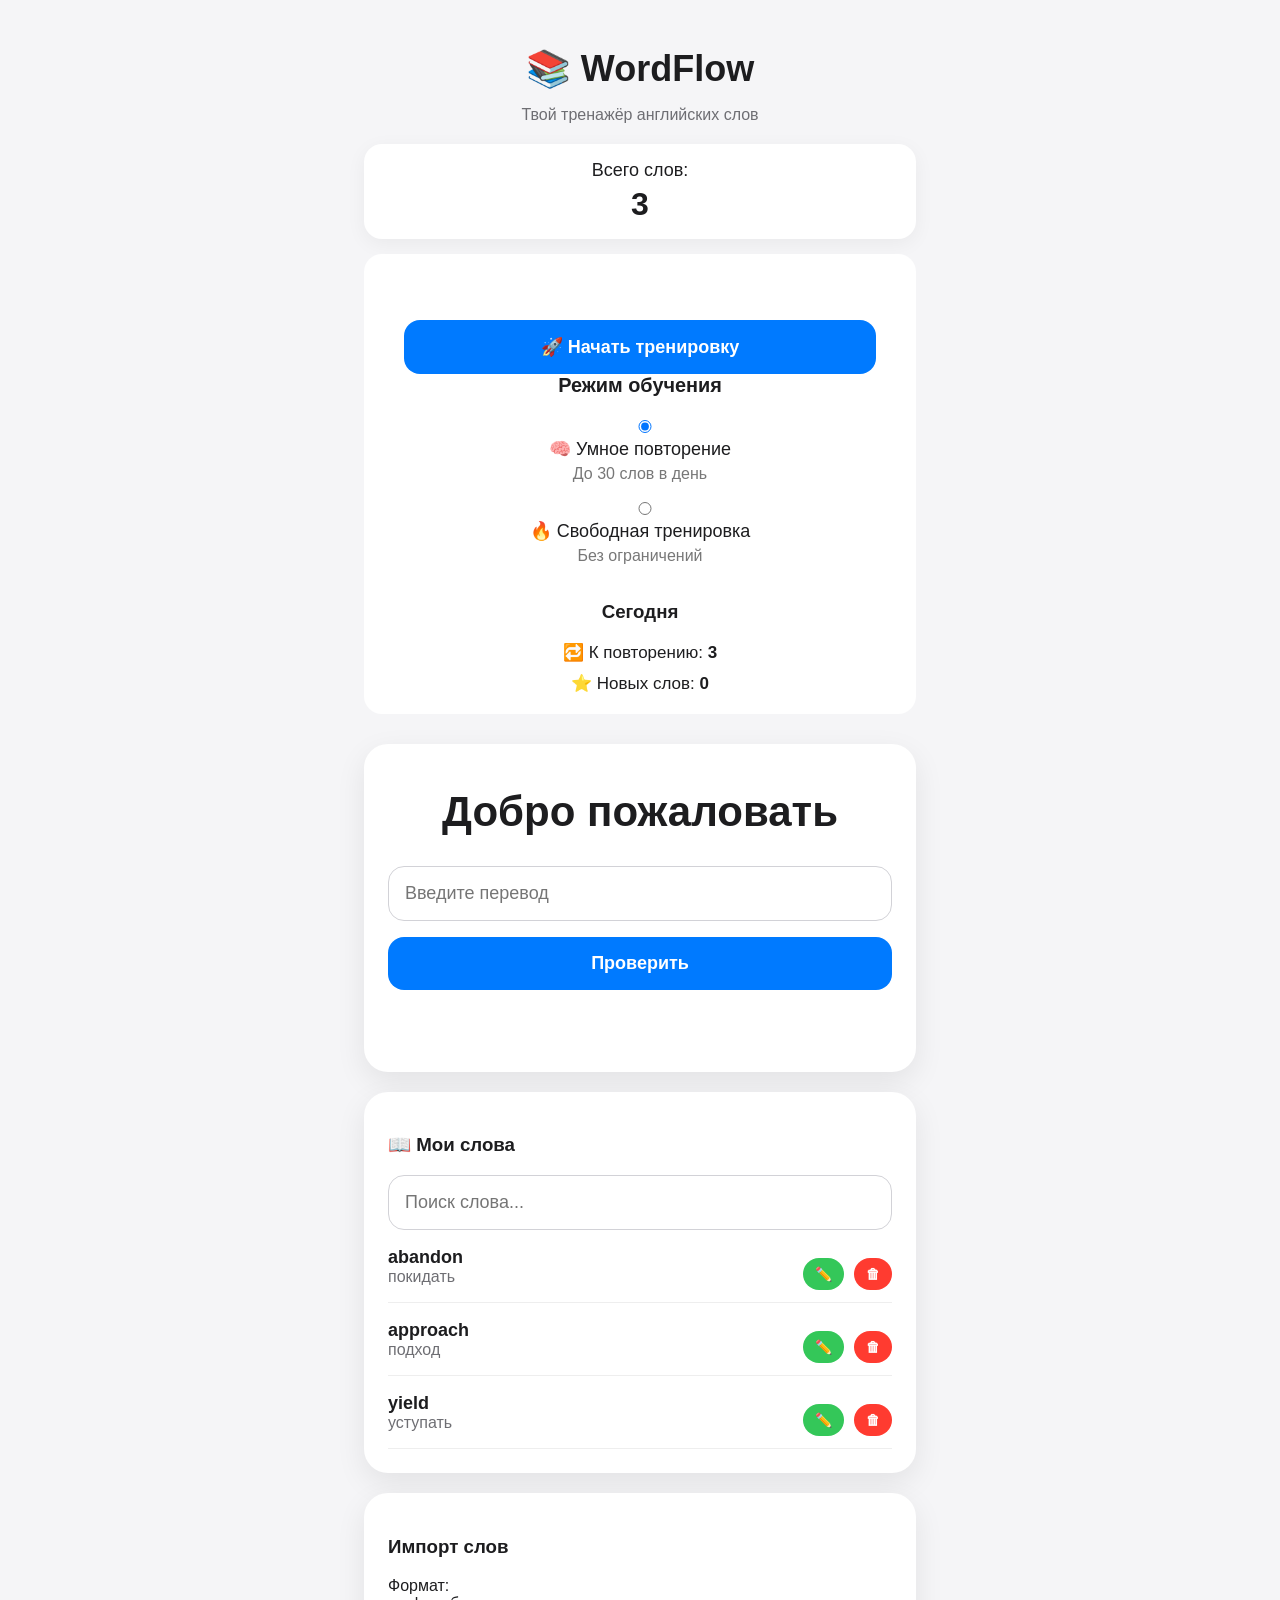
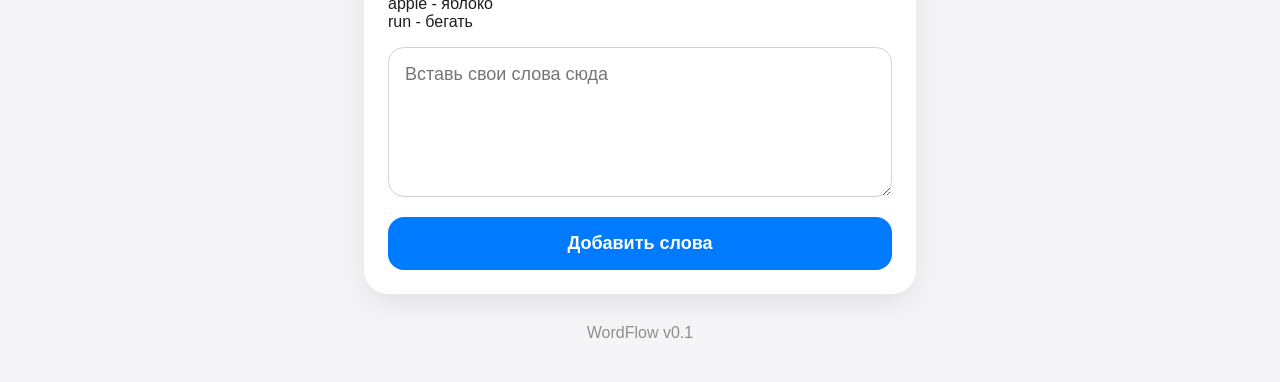
<file: index.html>
<!DOCTYPE html>
<html lang="ru">
<head>
<meta charset="UTF-8">
<meta name="viewport" content="width=device-width, initial-scale=1.0">

<title>WordFlow</title>

<link rel="stylesheet" href="style.css">

</head>

<body>

<div class="app">

<header>

    <h1>
        📚 WordFlow
    </h1>


    <p>
        Твой тренажёр английских слов
    </p>


    <div class="stats">

        Всего слов:

        <strong id="wordCount">
            0
        </strong>

    </div>
    <div class="today-stats">
        <div class="training-mode">
            
<button id="startTraining">

    🚀 Начать тренировку

</button>


<button id="stopTraining"
style="display:none;">

    ⛔ Закончить тренировку

</button>

    <h3>
        Режим обучения
    </h3>


    <label>

        <input 
        type="radio"
        name="mode"
        id="smartMode"
        checked
        >

        🧠 Умное повторение

    </label>


    <p>
        До 30 слов в день
    </p>



    <label>

        <input 
        type="radio"
        name="mode"
        id="freeMode"
        >

        🔥 Свободная тренировка

    </label>


    <p>
        Без ограничений
    </p>


</div>


    <h3>
        Сегодня
    </h3>


    <div>
        🔁 К повторению:
        <strong id="reviewCount">
            0
        </strong>
    </div>


    <div>
        ⭐ Новых слов:
        <strong id="newCount">
            0
        </strong>
    </div>


</div>

</header>


<main>

<section class="card">

<h2 id="word">
Добро пожаловать
</h2>


<input 
id="answer"
type="text"
placeholder="Введите перевод"
autocomplete="off"
/>


<button id="check">
Проверить
</button>
    <div id="difficultyButtons"
class="difficulty-buttons"
style="display:none;">


    <p>
        Как было?
    </p>


    <button id="hard">
        😰 Сложно
    </button>


    <button id="normal">
        🙂 Нормально
    </button>


    <button id="easy">
        😎 Легко
    </button>


</div>


<p id="result"></p>

</section>



<section class="card">

<h3>📖 Мои слова</h3>

<input 
id="searchWords"
type="text"
placeholder="Поиск слова..."
/>


<div id="wordsList"></div>

</section>

<section class="card">

<h3>Импорт слов</h3>

<p>
Формат:
<br>
apple - яблоко
<br>
run - бегать
</p>


<textarea 
id="importWords"
placeholder="Вставь свои слова сюда">
</textarea>


<button id="importButton">
Добавить слова
</button>


</section>


</main>


<footer>

<p>
WordFlow v0.1
</p>

</footer>


</div>


<!-- Окно редактирования слова -->

<div id="editModal" class="modal">


    <div class="modal-content">


        <h3>
            ✏️ Редактировать слово
        </h3>


        <label>
            Английское слово
        </label>

        <input 
        id="editEnglish"
        type="text"
        >



        <label>
            Перевод
        </label>

        <input 
        id="editRussian"
        type="text"
        >



        <button id="saveEdit">
            Сохранить
        </button>


        <button id="cancelEdit" class="cancel">
            Отмена
        </button>


    </div>


</div>

<script src="scheduler.js"></script>

<script src="app.js"></script>

</body>
</html>
</file>
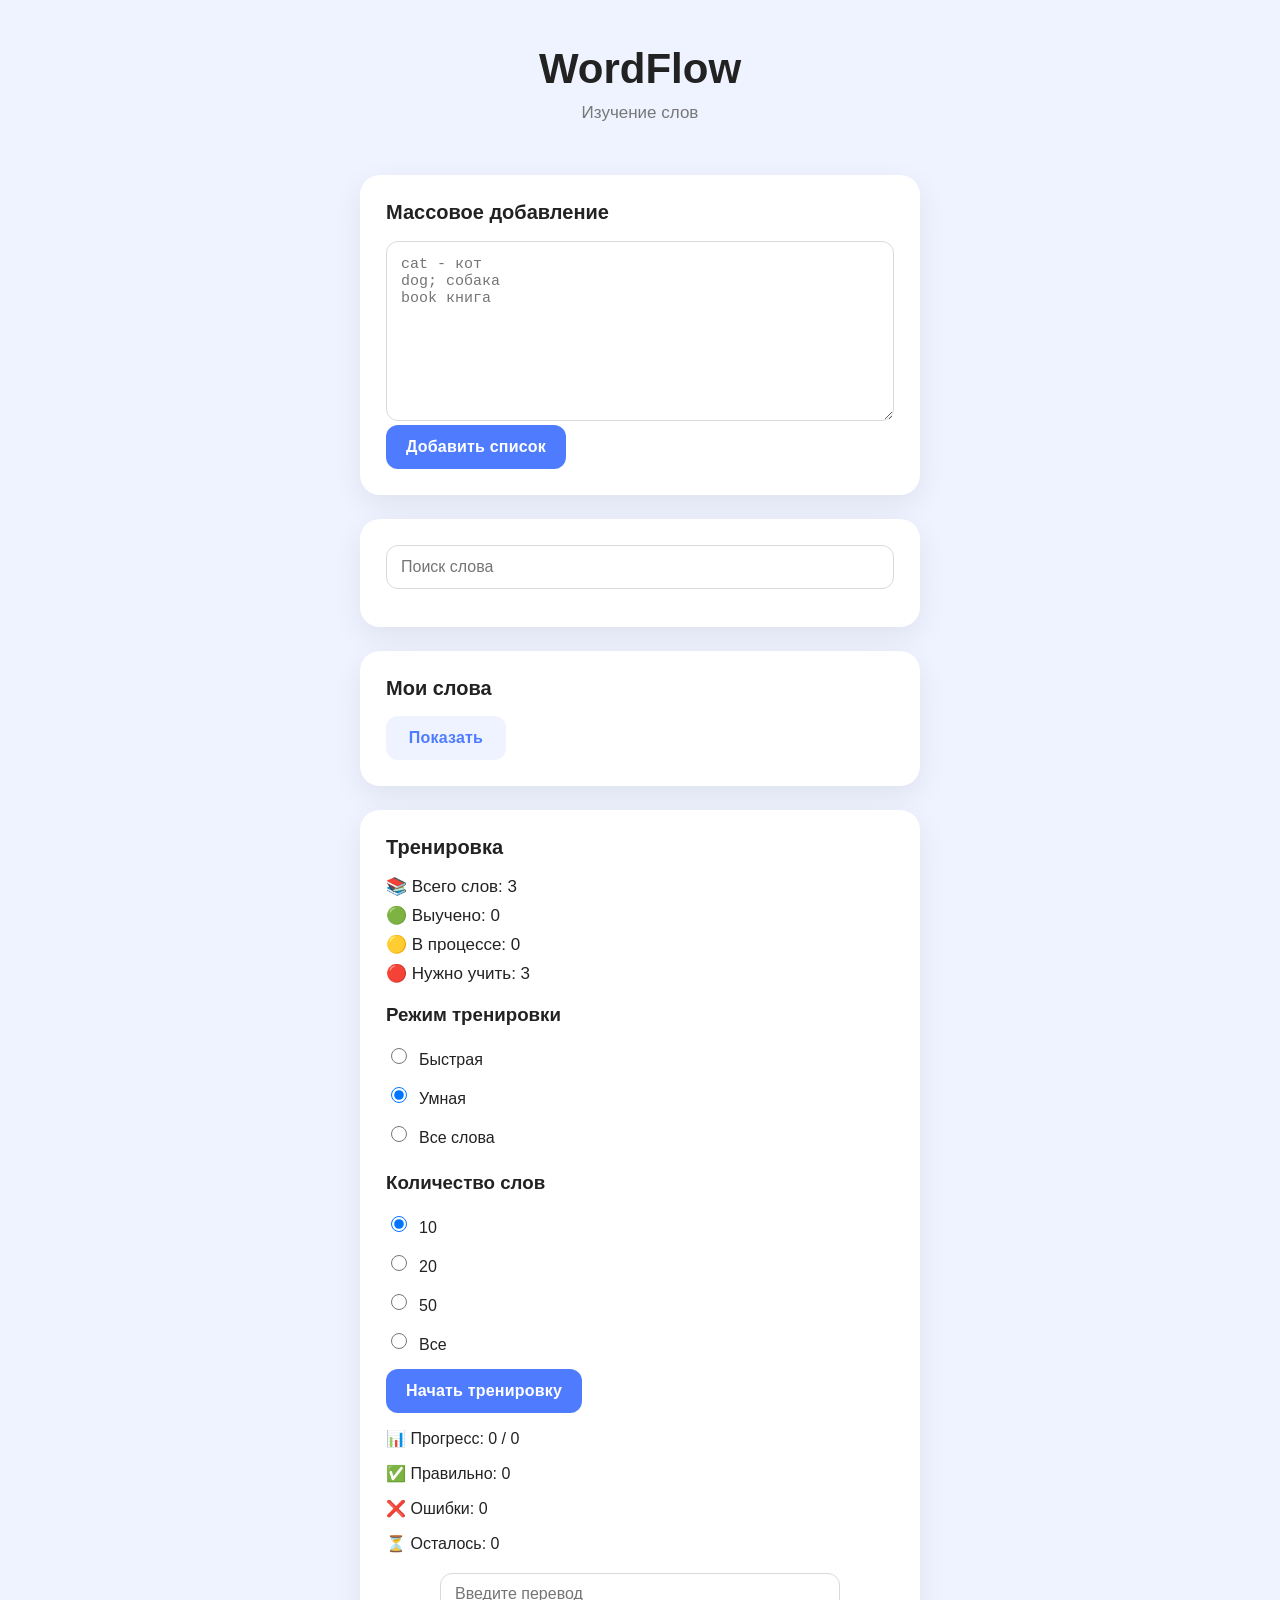
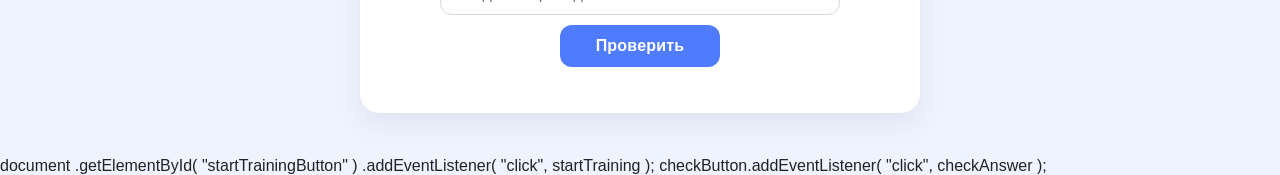
<file: v2/index.html>
<!DOCTYPE html>
<html lang="ru">

<head>

<meta charset="UTF-8">

<meta name="viewport" content="width=device-width, initial-scale=1.0">

<title>WordFlow</title>

<link rel="stylesheet" href="style.css">

</head>


<body>


<div class="app">


<header>

<h1>WordFlow</h1>

<p>Изучение слов</p>

</header>





<section class="bulk-add">

<h2>Массовое добавление</h2>

<textarea
    id="bulkInput"
    rows="8"
    placeholder="cat - кот
dog; собака
book книга"
></textarea>

<button id="bulkAddButton">
    Добавить список
</button>

</section>

<section 
    class="edit-word"
    id="editWordSection"
    style="display:none;"
>

<h2>Изменить слово</h2>

<input
id="editEnglishInput"
type="text"
placeholder="English"
/>


<input
id="editRussianInput"
type="text"
placeholder="Русский"
/>


<button id="saveEditButton">
    Сохранить
</button>


<button id="cancelEditButton">
    Отмена
</button>


</section>
    
<section class="search">


<input
id="searchInput"
type="text"
placeholder="Поиск слова"
/>


</section>




<section class="words">


<h2>
Мои слова
</h2>

<button id="toggleWordsButton">
    Скрыть
</button>
    
<div id="wordsList">

</div>


</section>
  <section class="training">


<h2>
Тренировка
</h2>
<div id="wordsStats">

<p>
📚 Всего слов:
<span id="totalWords">
0
</span>
</p>

<p>
🟢 Выучено:
<span id="learnedWords">
0
</span>
</p>

<p>
🟡 В процессе:
<span id="learningWords">
0
</span>
</p>

<p>
🔴 Нужно учить:
<span id="newWords">
0
</span>
</p>

</div>      
<div class="training-settings">


<h3>
Режим тренировки
</h3>


<label>
<input
type="radio"
name="trainingMode"
value="quick"
>
Быстрая
</label>


<label>
<input
type="radio"
name="trainingMode"
value="smart"
checked
>
Умная
</label>


<label>
<input
type="radio"
name="trainingMode"
value="all"
>
Все слова
</label>


<h3>
Количество слов
</h3>


<label>
<input
type="radio"
name="trainingCount"
value="10"
checked
>
10
</label>


<label>
<input
type="radio"
name="trainingCount"
value="20"
>
20
</label>


<label>
<input
type="radio"
name="trainingCount"
value="50"
>
50
</label>


<label>
<input
type="radio"
name="trainingCount"
value="all"
>
Все
</label>


</div>

<button id="startTrainingButton">
Начать тренировку
</button>

<p>
📊 Прогресс:
<span id="trainingCurrent">
0
</span>
/
<span id="trainingTotal">
0
</span>
</p>


<p>
✅ Правильно:
<span id="trainingCorrect">
0
</span>
</p>


<p>
❌ Ошибки:
<span id="trainingWrong">
0
</span>
</p>


<p>
⏳ Осталось:
<span id="trainingLeft">
0
</span>
</p>




<div id="trainingArea">


<h3 id="wordElement">

</h3>



<input
id="answerInput"
type="text"
placeholder="Введите перевод"
/>

<button id="checkButton">
Проверить
</button>


<p id="resultElement">

</p>


</div>


</section>


</div>



<script src="js/model.js"></script>

<script src="js/storage.js"></script>

<script src="js/words.js"></script>

<script src="js/algorithm.js"></script>

<script src="js/training.js"></script>

<script src="js/app.js"></script>






</body>

</html>

document
    .getElementById(
        "startTrainingButton"
    )
    .addEventListener(
        "click",
        startTraining
    );


checkButton.addEventListener(
    "click",
    checkAnswer
);
</file>
<file: style.css>
* {
    box-sizing: border-box;
}


body {
    margin: 0;
    min-height: 100vh;

    font-family:
        -apple-system,
        BlinkMacSystemFont,
        "Segoe UI",
        sans-serif;

    background: #f5f5f7;
    color: #1d1d1f;

    display: flex;
    justify-content: center;
}


.app {
    width: 100%;
    max-width: 600px;

    padding: 24px;
}


header {
    text-align: center;
    margin-bottom: 30px;
}


header h1 {
    font-size: 36px;
    margin-bottom: 8px;
}


header p {
    color: #6e6e73;
    font-size: 16px;
}



.card {

    background: white;

    border-radius: 24px;

    padding: 24px;

    margin-bottom: 20px;

    box-shadow:
        0 10px 30px rgba(0,0,0,0.08);
}



#word {

    text-align: center;

    font-size: 42px;

    margin: 20px 0 30px;

}



input,
textarea {

    width: 100%;

    border-radius: 16px;

    border: 1px solid #d2d2d7;

    padding: 16px;

    font-size: 18px;

    font-family: inherit;

    outline: none;

}



input:focus,
textarea:focus {

    border-color: #007aff;

}



textarea {

    min-height: 150px;

    resize: vertical;

}



button {

    width: 100%;

    margin-top: 16px;

    padding: 16px;

    border: none;

    border-radius: 16px;

    background: #007aff;

    color: white;

    font-size: 18px;

    font-weight: 600;

    cursor: pointer;

}



button:active {

    transform: scale(0.98);

}



#result {

    text-align: center;

    font-size: 18px;

    min-height: 25px;

    margin-top: 15px;

}



footer {

    text-align: center;

    color: #8e8e93;

    margin-top: 30px;

}



/* iPhone */

@media(max-width:600px){

    .app {

        padding: 16px;

    }


    header h1 {

        font-size: 30px;

    }


    #word {

        font-size: 34px;

    }

}

.word-item {

    display: flex;

    justify-content: space-between;

    align-items: center;

    padding: 12px 0;

    border-bottom:
        1px solid #eee;

}


.word-info {

    display: flex;

    flex-direction: column;

}


.word-info strong {

    font-size: 18px;

}


.word-info span {

    color: #6e6e73;

}



.word-actions button {

    width: auto;

    padding: 8px 12px;

    margin-left: 6px;

    font-size: 14px;

}



.delete-btn {

    background: #ff3b30;

}


.edit-btn {

    background: #34c759;

}

/* =====================
   Окно редактирования
===================== */


.modal {

    display: none;

    position: fixed;

    inset: 0;

    background:
        rgba(0,0,0,0.35);

    align-items: center;

    justify-content: center;

    padding: 20px;

}



.modal-content {

    background: white;

    width: 100%;

    max-width: 400px;

    border-radius: 24px;

    padding: 24px;

    box-shadow:
        0 20px 50px rgba(0,0,0,0.2);

}



.modal-content h3 {

    margin-top: 0;

    text-align: center;

}



.modal-content label {

    display: block;

    margin-top: 15px;

    margin-bottom: 6px;

    color: #6e6e73;

}



.modal-content button {

    margin-top: 15px;

}



.cancel {

    background: #8e8e93;

}

.stats {

    margin-top: 20px;

    background: white;

    padding: 16px;

    border-radius: 18px;

    text-align: center;

    font-size: 18px;

    box-shadow:
        0 5px 20px rgba(0,0,0,0.05);

}


.stats strong {

    display: block;

    font-size: 32px;

    margin-top: 5px;

}

.today-stats {

    margin-top: 15px;

    background: white;

    padding: 20px;

    border-radius: 18px;

}


.today-stats h3 {

    margin-top: 0;

}


.today-stats div {

    margin-top: 10px;

    font-size: 17px;

}

.difficulty-buttons {

    margin-top: 20px;

    text-align: center;

}


.difficulty-buttons button {

    margin: 5px;

    width: auto;

    padding: 12px 18px;

}

.training-mode {

    margin-top: 15px;

    background: white;

    padding: 20px;

    border-radius: 18px;

}


.training-mode label {

    display:block;

    margin-top:15px;

    font-size:18px;

}


.training-mode p {

    margin-top:5px;

    color:#777;

}

.training-buttons {

    margin-top:20px;

    text-align:center;

}


#stopTraining {

    background:#eee;

}
</file>
<file: v2/style.css>
/*
WordFlow
style.css
*/

* {
    box-sizing: border-box;
}


body {

    margin: 0;

    padding: 0;

    font-family:
        -apple-system,
        BlinkMacSystemFont,
        "Segoe UI",
        sans-serif;

    background: #eef3ff;

    color: #222;

}



.app {

    max-width: 600px;

    margin: 0 auto;

    padding: 20px;

}



header {

    text-align: center;

    padding: 25px 0 35px;

}


header h1 {

    margin: 0;

    font-size: 42px;

    font-weight: 700;

    color: #222;

}


header p {

    margin-top: 10px;

    font-size: 17px;

    color: #777;

}





section {

    background: white;

    border-radius: 20px;

    padding: 26px;

    margin-bottom: 24px;

    box-shadow:
        0 10px 30px rgba(0,0,0,.07);

    transition: .2s;

}

section:hover {

    transform: translateY(-2px);

    box-shadow:
        0 14px 35px rgba(0,0,0,.09);

}


h2 {

    margin-top: 0;

    font-size: 20px;

}




input {

    width: 100%;

    height: 44px;

    padding: 0 14px;

    margin-bottom: 12px;

    border-radius: 12px;

    border: 1px solid #d9d9d9;

    font-size: 16px;

    transition: .2s;

}



input:focus {

    border-color: #4F7CFF;

    box-shadow: 0 0 0 3px rgba(79,124,255,.15);

}



button {

    width: auto;

    min-width: 160px;

    height: 44px;

    padding: 0 20px;

    border: none;

    border-radius: 12px;

    background: #4F7CFF;

    color: white;

    font-size: 16px;

    font-weight: 600;

    cursor: pointer;

    transition: .2s;
    
    letter-spacing: .2px;

}



button:hover {

    background: #3E69E8;

}


button:active {

    transform: scale(.97);

}




.word-card {

    display:flex;

    justify-content:space-between;

    align-items:center;

    padding:16px;

    border-radius:16px;

    background:#fff;

    border:1px solid #edf0f7;

    margin-bottom:12px;

    transition:.2s;

}

.word-card:hover {

    border-color:#4F7CFF;

    box-shadow:
        0 5px 15px rgba(79,124,255,.12);

}



.word-text {

    flex-direction: column;

    gap: 5px;

}


.word-text .english {

    font-weight: 600;

}


.word-text .russian {

    color: #666;

}



.word-actions button {

    width: auto;

    padding:

        8px 12px;

    margin-left: 5px;

    background:

        #ddd;

    color:

        #222;

    font-size:

        14px;

}



.empty {

    text-align:

        center;

    color:

        #777;

    padding:

        20px;

}



/* мобильная адаптация */

@media(max-width:600px){

    .app{

        padding:15px;

    }


    header h1{

        font-size:28px;

    }

}




#checkButton {

    display: block;

    width: 160px;

    height:42px;

    margin: 10px auto;

}

.training-settings input[type="radio"] {

    width: 16px;

    height: 16px;

    margin-right: 6px;

}


.training-settings label {

    display: flex;

    align-items: center;

    gap: 6px;

    font-size: 16px;

    margin-bottom: 8px;

}

#trainingArea {

    max-width: 400px;

}



#trainingArea {

    max-width: 400px;

    margin: 20px auto;

    text-align: center;

}


#answerInput {

    display: block;

    width: 100%;

    max-width: 400px;

    height: 42px;

    margin: 10px auto;

    box-sizing: border-box;

}



.add-word button {

    display: block;

    margin: 10px auto;

}


.add-word input {

    display:block;

    width:100%;

}

#addWordButton {

    display: block;

    margin: 10px auto;

}


#englishInput,
#russianInput {

    display: block;

    width: 100%;

    box-sizing: border-box;

}



#addWordButton {

    display: block !important;

    width: 160px;

    margin: 15px auto 0;

}


#englishInput,
#russianInput {

    display: block;

    width: 100%;

}

textarea {

    width: 100%;

    min-height: 180px;

    padding: 14px;

    border-radius: 12px;

    border: 1px solid #d9d9d9;

    font-size: 15px;

    resize: vertical;

    transition: .2s;

}

textarea:focus {

    border-color: #4F7CFF;

    box-shadow: 0 0 0 3px rgba(79,124,255,.15);

}

#wordsStats {

    margin-bottom: 20px;

}

#wordsStats p {

    margin: 8px 0;

    font-size: 17px;

    font-weight: 500;

}

#toggleWordsButton {

    background:#eef3ff;

    color:#4F7CFF;

    min-width:120px;

}


#toggleWordsButton:hover {

    background:#dfe8ff;

}
</file>
